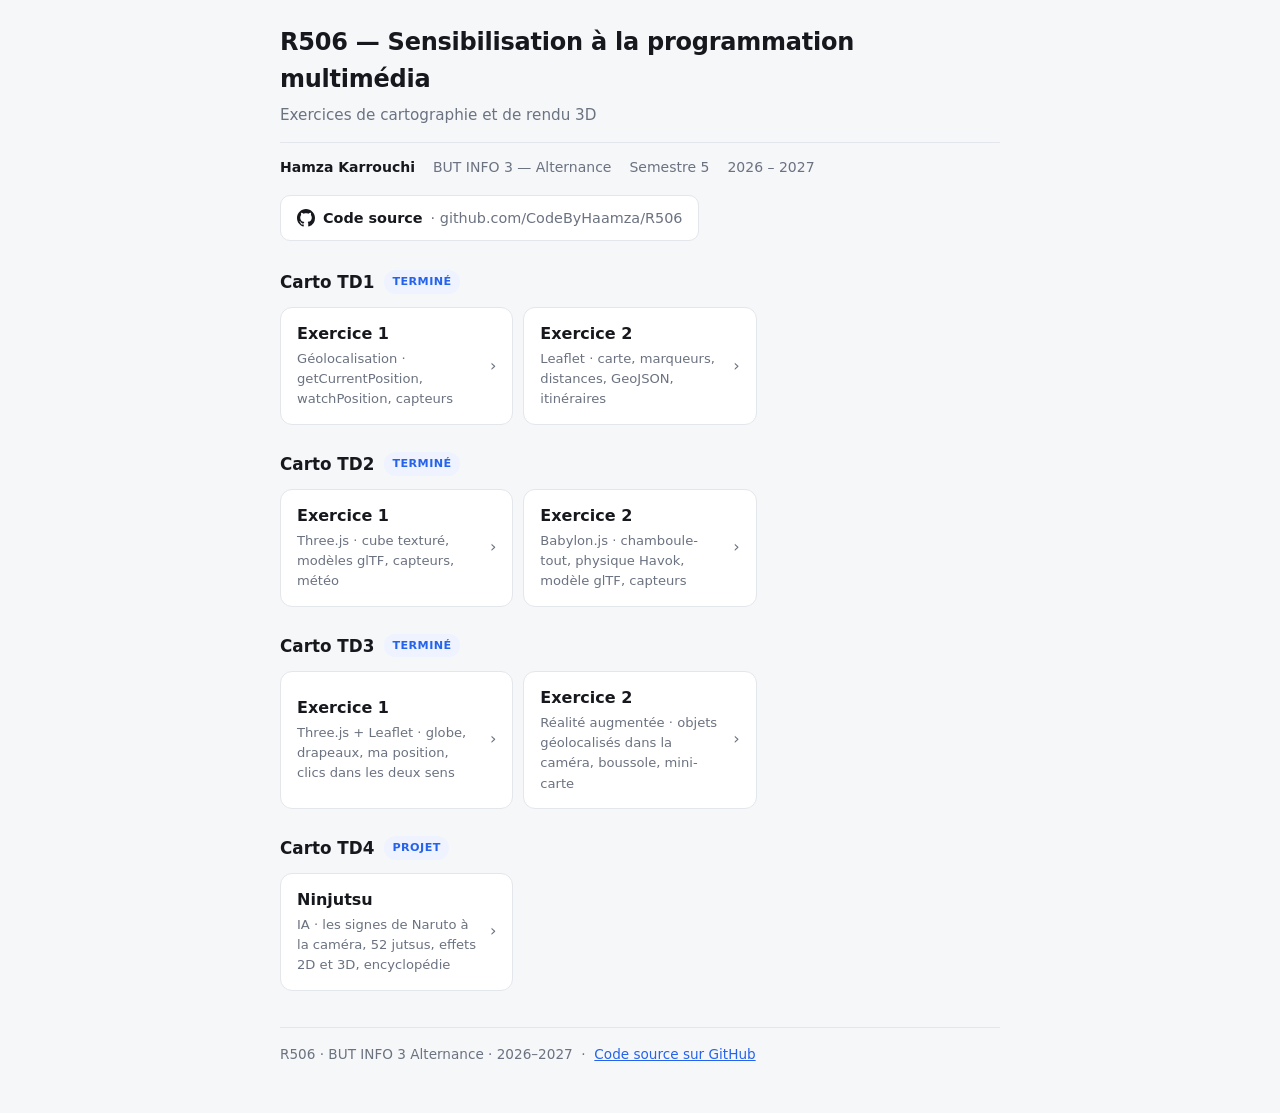
<file: index.html>
<!DOCTYPE html>
<html lang="fr">
<head>
<meta charset="utf-8">
<meta name="viewport" content="width=device-width, initial-scale=1">
<title>R506 — Hamza Karrouchi</title>
<style>
  :root {
    --bg: #f6f7f9;
    --card: #ffffff;
    --text: #16181d;
    --muted: #6b7280;
    --line: #e3e6ea;
    --accent: #2563eb;
    --accent-soft: #eef3ff;
  }
  @media (prefers-color-scheme: dark) {
    :root {
      --bg: #0f1115;
      --card: #171a21;
      --text: #e8eaed;
      --muted: #9aa1ab;
      --line: #262b34;
      --accent: #6ea0ff;
      --accent-soft: #1b2434;
    }
  }

  * { box-sizing: border-box; }
  html { -webkit-text-size-adjust: 100%; }
  body {
    margin: 0;
    padding: 24px 16px 48px;
    background: var(--bg);
    color: var(--text);
    font: 16px/1.55 system-ui, -apple-system, "Segoe UI", Roboto, sans-serif;
  }
  .wrap { max-width: 720px; margin: 0 auto; }

  header { margin-bottom: 28px; }
  h1 { margin: 0 0 6px; font-size: 1.5rem; letter-spacing: -0.01em; }
  .sub { margin: 0; color: var(--muted); font-size: 0.95rem; }
  .meta {
    margin-top: 14px; padding-top: 14px;
    border-top: 1px solid var(--line);
    display: flex; flex-wrap: wrap; gap: 6px 18px;
    font-size: 0.875rem; color: var(--muted);
  }
  .meta b { color: var(--text); font-weight: 600; }

  a.repo {
    display: inline-flex; align-items: center; gap: 8px;
    margin-top: 16px; padding: 11px 16px; min-height: 44px;
    background: var(--card); border: 1px solid var(--line); border-radius: 10px;
    color: inherit; text-decoration: none; font-size: 0.9rem; font-weight: 600;
    transition: border-color .15s;
  }
  a.repo:hover, a.repo:focus-visible { border-color: var(--accent); }
  a.repo svg { flex-shrink: 0; }
  a.repo .path { color: var(--muted); font-weight: 400; }

  section { margin-bottom: 26px; }
  h2 {
    margin: 0 0 12px; font-size: 1.05rem;
    display: flex; align-items: center; gap: 10px;
  }
  .tag {
    font-size: 0.7rem; font-weight: 600; text-transform: uppercase;
    letter-spacing: 0.04em; padding: 3px 8px; border-radius: 999px;
    background: var(--accent-soft); color: var(--accent);
  }
  .tag.todo { background: transparent; color: var(--muted); border: 1px solid var(--line); }

  .grid { display: grid; gap: 10px; grid-template-columns: repeat(auto-fill, minmax(200px, 1fr)); }

  a.exo {
    display: flex; align-items: center; justify-content: space-between; gap: 12px;
    min-height: 60px; padding: 14px 16px;
    background: var(--card); border: 1px solid var(--line); border-radius: 12px;
    color: inherit; text-decoration: none;
    transition: border-color .15s, transform .15s;
  }
  a.exo:hover, a.exo:focus-visible { border-color: var(--accent); }
  a.exo:active { transform: scale(0.985); }
  a.exo .name { font-weight: 600; }
  a.exo .desc { display: block; font-weight: 400; font-size: 0.82rem; color: var(--muted); margin-top: 2px; }
  a.exo .arrow { color: var(--muted); flex-shrink: 0; }

  .empty {
    padding: 18px 16px; border: 1px dashed var(--line); border-radius: 12px;
    color: var(--muted); font-size: 0.9rem;
  }

  footer {
    margin-top: 36px; padding-top: 16px; border-top: 1px solid var(--line);
    font-size: 0.85rem; color: var(--muted);
  }
  footer a { color: var(--accent); }
</style>
</head>
<body>
<div class="wrap">

  <header>
    <h1>R506 — Sensibilisation à la programmation multimédia</h1>
    <p class="sub">Exercices de cartographie et de rendu 3D</p>
    <div class="meta">
      <span><b>Hamza Karrouchi</b></span>
      <span>BUT INFO 3 — Alternance</span>
      <span>Semestre 5</span>
      <span>2026 – 2027</span>
    </div>
    <a class="repo" href="https://github.com/CodeByHaamza/R506">
      <svg width="18" height="18" viewBox="0 0 16 16" fill="currentColor" aria-hidden="true">
        <path d="M8 0C3.58 0 0 3.58 0 8c0 3.54 2.29 6.53 5.47 7.59.4.07.55-.17.55-.38
        0-.19-.01-.82-.01-1.49-2.01.37-2.53-.49-2.69-.94-.09-.23-.48-.94-.82-1.13-.28-.15-.68-.52-.01-.53.63-.01
        1.08.58 1.23.82.72 1.21 1.87.87 2.33.66.07-.52.28-.87.51-1.07-1.78-.2-3.64-.89-3.64-3.95
        0-.87.31-1.59.82-2.15-.08-.2-.36-1.02.08-2.12 0 0 .67-.21 2.2.82.64-.18 1.32-.27
        2-.27.68 0 1.36.09 2 .27 1.53-1.04 2.2-.82 2.2-.82.44 1.1.16 1.92.08 2.12.51.56.82
        1.27.82 2.15 0 3.07-1.87 3.75-3.65 3.95.29.25.54.73.54 1.48 0 1.07-.01 1.93-.01
        2.2 0 .21.15.46.55.38A8.01 8.01 0 0 0 16 8c0-4.42-3.58-8-8-8z"/>
      </svg>
      Code source <span class="path">· github.com/CodeByHaamza/R506</span>
    </a>
  </header>

  <section>
    <h2>Carto TD1 <span class="tag">Terminé</span></h2>
    <div class="grid">
      <a class="exo" href="CartoTD1/Exo1/">
        <span><span class="name">Exercice 1</span><span class="desc">Géolocalisation · getCurrentPosition, watchPosition, capteurs</span></span>
        <span class="arrow">&rsaquo;</span>
      </a>
      <a class="exo" href="CartoTD1/Exo2/">
        <span><span class="name">Exercice 2</span><span class="desc">Leaflet · carte, marqueurs, distances, GeoJSON, itinéraires</span></span>
        <span class="arrow">&rsaquo;</span>
      </a>    </div>
  </section>

  <section>
    <h2>Carto TD2 <span class="tag">Terminé</span></h2>
    <div class="grid">
      <a class="exo" href="CartoTD2/Exo1/">
        <span><span class="name">Exercice 1</span><span class="desc">Three.js · cube texturé, modèles glTF, capteurs, météo</span></span>
        <span class="arrow">&rsaquo;</span>
      </a>
      <a class="exo" href="CartoTD2/Exo2/">
        <span><span class="name">Exercice 2</span><span class="desc">Babylon.js · chamboule-tout, physique Havok, modèle glTF, capteurs</span></span>
        <span class="arrow">&rsaquo;</span>
      </a>
    </div>
  </section>

  <section>
    <h2>Carto TD3 <span class="tag">Terminé</span></h2>
    <div class="grid">
      <a class="exo" href="CartoTD3/Exo1/">
        <span><span class="name">Exercice 1</span><span class="desc">Three.js + Leaflet · globe, drapeaux, ma position, clics dans les deux sens</span></span>
        <span class="arrow">&rsaquo;</span>
      </a>
      <a class="exo" href="CartoTD3/Exo2/">
        <span><span class="name">Exercice 2</span><span class="desc">Réalité augmentée · objets géolocalisés dans la caméra, boussole, mini-carte</span></span>
        <span class="arrow">&rsaquo;</span>
      </a>
    </div>
  </section>

  <section>
    <h2>Carto TD4 <span class="tag">Projet</span></h2>
    <div class="grid">
      <a class="exo" href="CartoTD4/Ninjutsu/">
        <span><span class="name">Ninjutsu</span><span class="desc">IA · les signes de Naruto à la caméra, 52 jutsus, effets 2D et 3D, encyclopédie</span></span>
        <span class="arrow">&rsaquo;</span>
      </a>
    </div>
  </section>

  <footer>
    R506 · BUT INFO 3 Alternance · 2026&ndash;2027 &nbsp;·&nbsp;
    <a href="https://github.com/CodeByHaamza/R506">Code source sur GitHub</a>
  </footer>

</div>
</body>
</html>
</file>
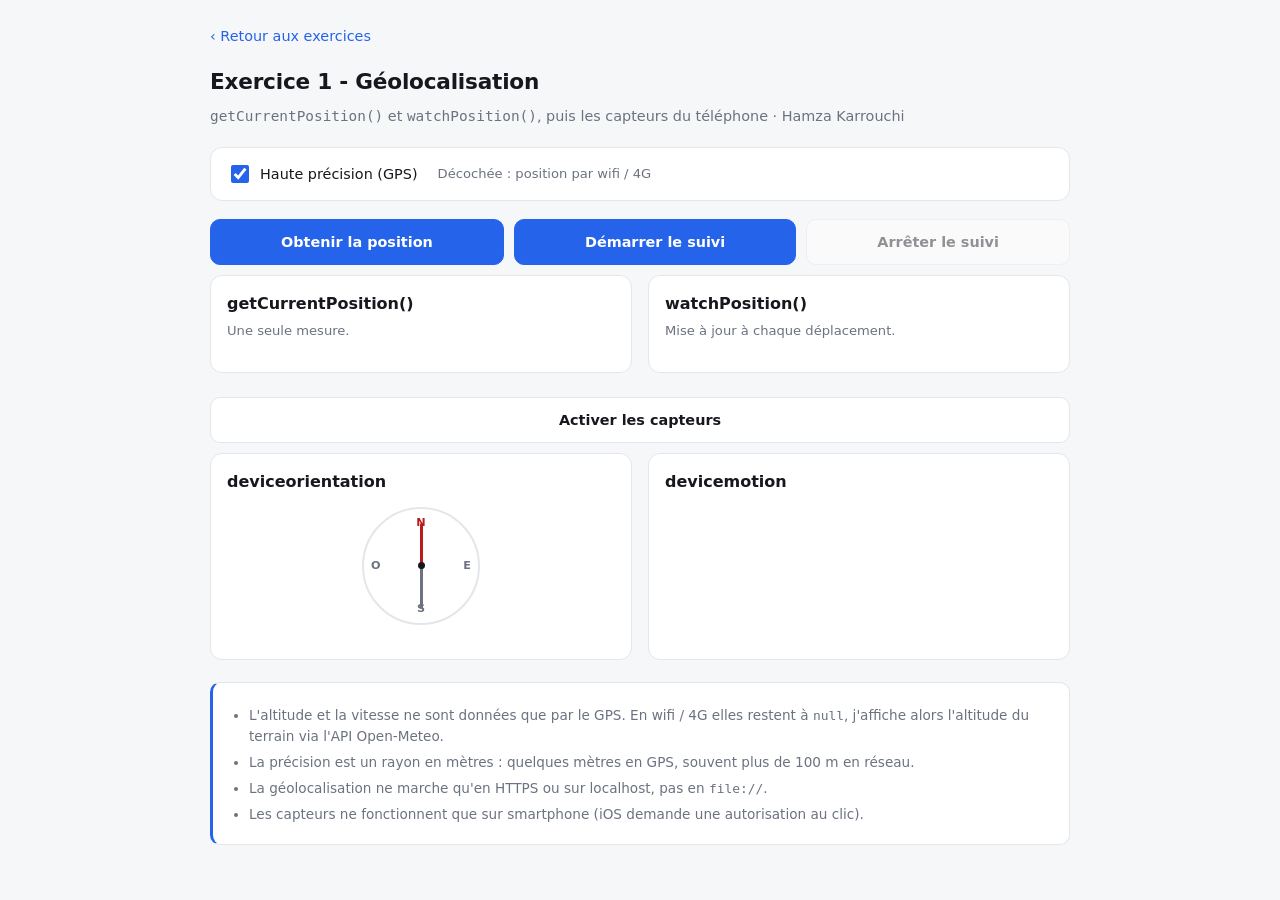
<file: CartoTD1/Exo1/index.html>
<!DOCTYPE html>
<html lang="fr">
<head>
<meta charset="utf-8">
<meta name="viewport" content="width=device-width, initial-scale=1">
<title>TD1 - Exo 1 - Géolocalisation</title>
<link rel="stylesheet" href="../../assets/style.css">
<link rel="stylesheet" href="style.css">
</head>
<body>
<div class="wrap">

  <a class="back" href="../../">&lsaquo; Retour aux exercices</a>

  <h1>Exercice 1 - Géolocalisation</h1>
  <p class="sub"><code>getCurrentPosition()</code> et <code>watchPosition()</code>, puis les capteurs du téléphone · Hamza Karrouchi</p>

  <div class="options">
    <label>
      <input type="checkbox" id="highAccuracy" checked>
      <span>Haute précision (GPS)</span>
    </label>
    <span class="hint">Décochée : position par wifi / 4G</span>
  </div>

  <div class="actions">
    <button id="btnCurrent" class="primary">Obtenir la position</button>
    <button id="btnWatch" class="primary">Démarrer le suivi</button>
    <button id="btnStop" disabled>Arrêter le suivi</button>
  </div>

  <div id="globalMsg" class="msg"></div>

  <div class="panels">

    <section class="panel">
      <h2>getCurrentPosition()</h2>
      <p class="method">Une seule mesure.</p>
      <table id="tableCurrent"></table>
      <div id="msgCurrent" class="msg"></div>
    </section>

    <section class="panel">
      <h2>watchPosition()</h2>
      <p class="method">Mise à jour à chaque déplacement.</p>
      <table id="tableWatch"></table>
      <div id="msgWatch" class="msg"></div>
    </section>

  </div>

  <div class="actions" style="margin-top: 24px">
    <button id="btnCapteurs">Activer les capteurs</button>
  </div>
  <div id="msgCapteurs" class="msg"></div>

  <div class="panels">

    <section class="panel">
      <h2>deviceorientation</h2>
      <div class="boussole">
        <span class="n">N</span><span class="e">E</span><span class="s">S</span><span class="o">O</span>
        <div id="aiguille" class="aiguille"></div>
      </div>
      <table id="tableOrientation"></table>
    </section>

    <section class="panel">
      <h2>devicemotion</h2>
      <table id="tableMouvement"></table>
    </section>

  </div>

  <div class="note">
    <ul>
      <li>L'altitude et la vitesse ne sont données que par le GPS. En wifi / 4G elles restent à <code>null</code>, j'affiche alors l'altitude du terrain via l'API Open-Meteo.</li>
      <li>La précision est un rayon en mètres : quelques mètres en GPS, souvent plus de 100 m en réseau.</li>
      <li>La géolocalisation ne marche qu'en HTTPS ou sur localhost, pas en <code>file://</code>.</li>
      <li>Les capteurs ne fonctionnent que sur smartphone (iOS demande une autorisation au clic).</li>
    </ul>
  </div>

</div>
<script src="script.js"></script>
</body>
</html>
</file>
<file: assets/style.css>
/* Styles communs aux pages d'exercices - Hamza Karrouchi */

:root {
  --bg: #f6f7f9; --card: #ffffff; --text: #16181d; --muted: #6b7280;
  --line: #e3e6ea; --accent: #2563eb; --accent-soft: #eef3ff;
  --ok: #15803d; --ok-soft: #e9f7ee;
  --err: #b91c1c; --err-soft: #fdecec;
  --warn: #92400e; --warn-soft: #fdf3e3;
}

@media (prefers-color-scheme: dark) {
  :root {
    --bg: #0f1115; --card: #171a21; --text: #e8eaed; --muted: #9aa1ab;
    --line: #262b34; --accent: #6ea0ff; --accent-soft: #1b2434;
    --ok: #6ee7a0; --ok-soft: #16241c;
    --err: #ff9d9d; --err-soft: #2a1a1a;
    --warn: #fbbf76; --warn-soft: #2a2116;
  }
}

* { box-sizing: border-box; }
html { -webkit-text-size-adjust: 100%; }

body {
  margin: 0; padding: 24px 16px 48px;
  background: var(--bg); color: var(--text);
  font: 16px/1.55 system-ui, -apple-system, "Segoe UI", Roboto, sans-serif;
}


.wrap { max-width: 860px; margin: 0 auto; }

a.back {
  display: inline-block; margin-bottom: 18px;
  color: var(--accent); text-decoration: none; font-size: 0.9rem;
}
a.back:hover { text-decoration: underline; }

h1 { margin: 0 0 6px; font-size: 1.35rem; letter-spacing: -0.01em; }
.sub { margin: 0 0 20px; color: var(--muted); font-size: 0.9rem; }

/* boutons */
.actions { display: flex; flex-wrap: wrap; gap: 10px; margin-bottom: 10px; }

button {
  flex: 1 1 auto; min-height: 46px; padding: 11px 18px;
  font: inherit; font-size: 0.9rem; font-weight: 600;
  color: var(--text); background: var(--card);
  border: 1px solid var(--line); border-radius: 10px; cursor: pointer;
  transition: border-color .15s, transform .15s;
}
button.primary { color: #fff; background: var(--accent); border-color: var(--accent); }
button:hover:not(:disabled) { border-color: var(--accent); }
button:active:not(:disabled) { transform: scale(.985); }
button:disabled { opacity: .45; cursor: not-allowed; }

/* panneaux */
.panels { display: grid; gap: 16px; grid-template-columns: repeat(auto-fit, minmax(300px, 1fr)); }

.panel {
  padding: 16px; background: var(--card);
  border: 1px solid var(--line); border-radius: 12px;
}
.panel h2 {
  margin: 0 0 12px; font-size: 1rem;
  display: flex; align-items: center; justify-content: space-between; gap: 10px;
}
.panel .api { font-size: 0.8rem; color: var(--muted); font-weight: 400; }
.panel .method { margin: -8px 0 14px; font-size: 0.82rem; color: var(--muted); }

.badge {
  font-size: 0.7rem; font-weight: 600; text-transform: uppercase; letter-spacing: .04em;
  padding: 3px 9px; border-radius: 999px; white-space: nowrap;
  background: var(--accent-soft); color: var(--accent);
}
.badge.idle { background: transparent; color: var(--muted); border: 1px solid var(--line); }
.badge.ok   { background: var(--ok-soft);  color: var(--ok); }
.badge.err  { background: var(--err-soft); color: var(--err); }

table { width: 100%; border-collapse: collapse; font-size: 0.89rem; }
th, td { padding: 9px 0; text-align: left; border-bottom: 1px solid var(--line); vertical-align: top; }
tr:last-child th, tr:last-child td { border-bottom: none; }
th { font-weight: 500; color: var(--muted); width: 48%; }
td { font-variant-numeric: tabular-nums; word-break: break-word; }
td.na { color: var(--muted); font-style: italic; }

.msg {
  margin-top: 13px; padding: 11px 13px;
  border-radius: 9px; font-size: 0.85rem; line-height: 1.5;
}
.msg.err  { background: var(--err-soft);  color: var(--err); }
.msg.warn { background: var(--warn-soft); color: var(--warn); }
.msg.info { background: var(--accent-soft); color: var(--accent); }
.msg:empty { display: none; }

.note {
  margin-top: 22px; padding: 14px 16px;
  background: var(--card); border: 1px solid var(--line);
  border-left: 3px solid var(--accent); border-radius: 10px;
  font-size: 0.85rem; color: var(--muted);
}
.note b { color: var(--text); }
.note ul { margin: 8px 0 0; padding-left: 20px; }
.note li { margin-bottom: 5px; }
.note code { font-size: 0.95em; }
</file>
<file: CartoTD1/Exo1/style.css>
/* Exo 1 : options GPS/réseau et boussole */

.options {
  display: flex; flex-wrap: wrap; align-items: center; gap: 12px 20px;
  padding: 14px 16px; margin-bottom: 18px;
  background: var(--card); border: 1px solid var(--line); border-radius: 12px;
}
.options label { display: flex; align-items: center; gap: 8px; font-size: 0.9rem; cursor: pointer; }
.options input[type="checkbox"] { width: 18px; height: 18px; accent-color: var(--accent); }
.options .hint { font-size: 0.82rem; color: var(--muted); }

/* boussole : l'aiguille est tournée par le script */
.boussole {
  position: relative; width: 118px; height: 118px; margin: 4px auto 18px;
  border: 2px solid var(--line); border-radius: 50%;
}
.boussole span { position: absolute; font-size: 0.7rem; font-weight: 600; color: var(--muted); }
.boussole .n { top: 5px; left: 50%; transform: translateX(-50%); color: var(--err); }
.boussole .s { bottom: 5px; left: 50%; transform: translateX(-50%); }
.boussole .e { right: 7px; top: 50%; transform: translateY(-50%); }
.boussole .o { left: 7px; top: 50%; transform: translateY(-50%); }
.boussole::after {
  content: ""; position: absolute; left: 50%; top: 50%;
  width: 7px; height: 7px; margin: -3.5px 0 0 -3.5px;
  background: var(--text); border-radius: 50%;
}
.aiguille {
  position: absolute; left: 50%; top: 50%;
  width: 3px; height: 86px; margin: -43px 0 0 -1.5px;
  background: linear-gradient(var(--err) 0 50%, var(--muted) 50% 100%);
  border-radius: 2px; transition: transform .12s linear;
}
</file>
